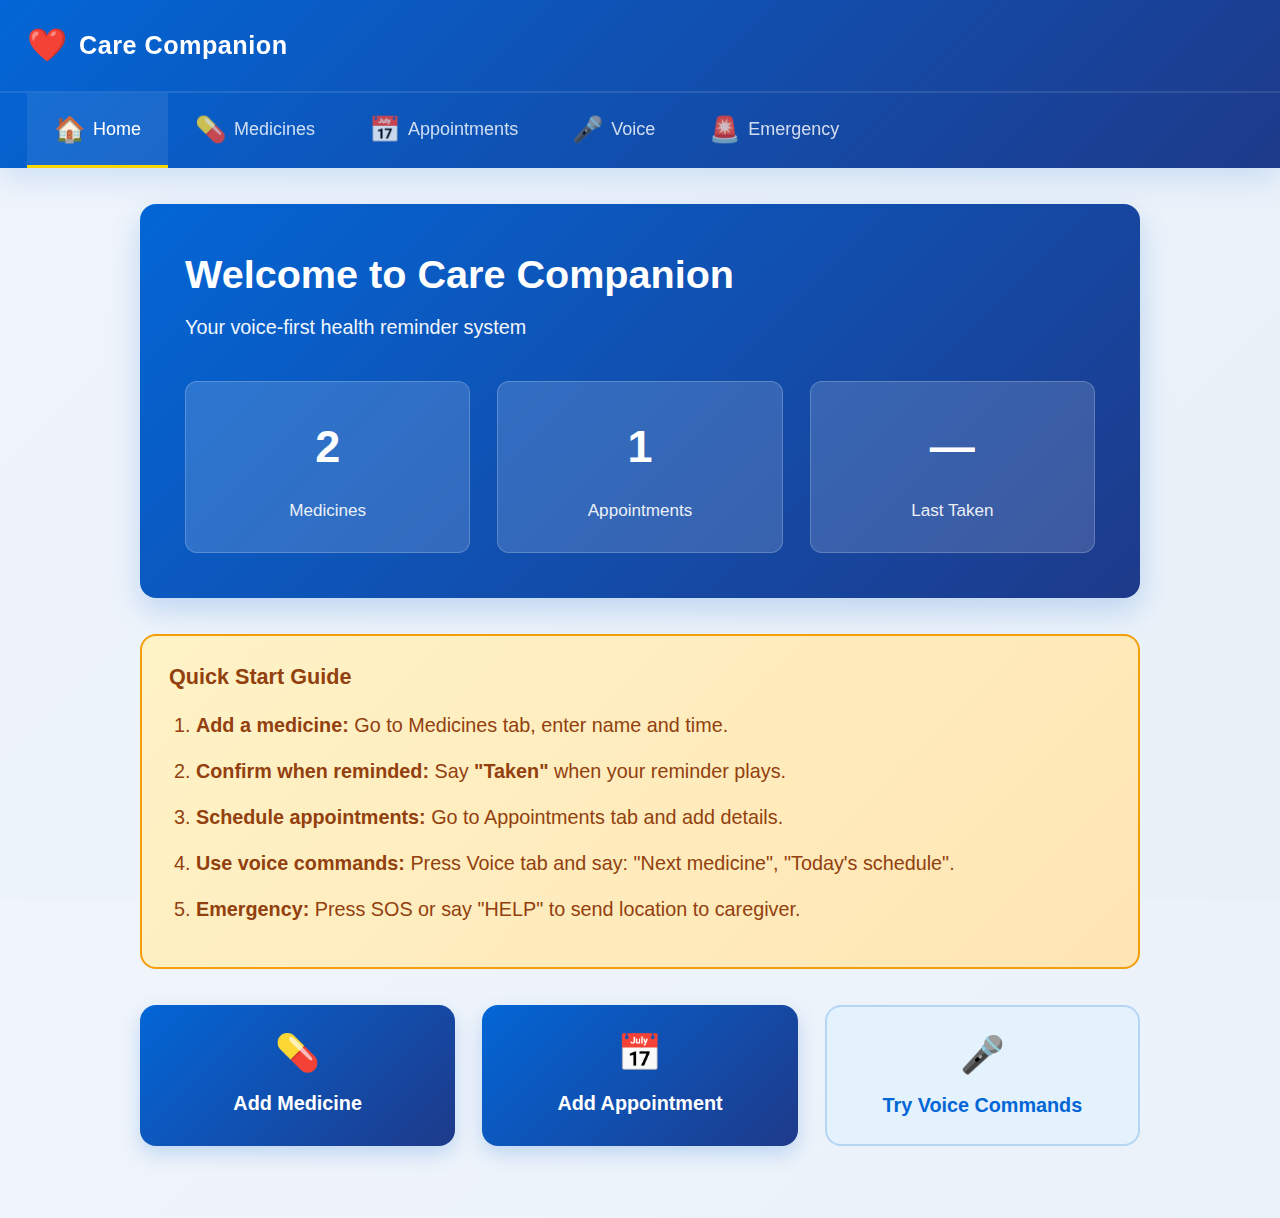
<file: elderly-care-companion/index.html>
<!doctype html>
<html lang="en">
<head>
  <meta charset="utf-8">
  <meta name="viewport" content="width=device-width,initial-scale=1">
  <title>Elderly Care Companion</title>
  <link rel="stylesheet" href="css/main.css">
  <link rel="stylesheet" href="css/elder.css">
</head>
<body>
  <div class="app-wrapper">
    <!-- Navigation Navbar -->
    <nav class="navbar">
      <div class="navbar-brand">
        <span class="app-icon">❤️</span>
        <span class="app-title">Care Companion</span>
      </div>
      <div class="nav-tabs">
        <button class="nav-tab active" data-tab="home">
          <span class="tab-icon">🏠</span>
          <span class="tab-label">Home</span>
        </button>
        <button class="nav-tab" data-tab="medicines">
          <span class="tab-icon">💊</span>
          <span class="tab-label">Medicines</span>
        </button>
        <button class="nav-tab" data-tab="appointments">
          <span class="tab-icon">📅</span>
          <span class="tab-label">Appointments</span>
        </button>
        <button class="nav-tab" data-tab="assistant">
          <span class="tab-icon">🎤</span>
          <span class="tab-label">Voice</span>
        </button>
        <button class="nav-tab" data-tab="emergency">
          <span class="tab-icon">🚨</span>
          <span class="tab-label">Emergency</span>
        </button>
      </div>
    </nav>

    <!-- Main Content -->
    <main class="main-content">

      <!-- TAB: HOME -->
      <div class="tab-content active" id="tab-home">
        <div class="container">
          <div class="welcome-card">
            <h1>Welcome to Care Companion</h1>
            <p>Your voice-first health reminder system</p>
            <div class="quick-status">
              <div class="status-item">
                <span class="status-number" id="medicines-count">0</span>
                <span class="status-label">Medicines</span>
              </div>
              <div class="status-item">
                <span class="status-number" id="appointments-count">0</span>
                <span class="status-label">Appointments</span>
              </div>
              <div class="status-item">
                <span class="status-number" id="last-taken">—</span>
                <span class="status-label">Last Taken</span>
              </div>
            </div>
          </div>

          <div class="help-panel">
            <h3>Quick Start Guide</h3>
            <ol class="help-list">
              <li><strong>Add a medicine:</strong> Go to Medicines tab, enter name and time.</li>
              <li><strong>Confirm when reminded:</strong> Say <strong>"Taken"</strong> when your reminder plays.</li>
              <li><strong>Schedule appointments:</strong> Go to Appointments tab and add details.</li>
              <li><strong>Use voice commands:</strong> Press Voice tab and say: "Next medicine", "Today's schedule".</li>
              <li><strong>Emergency:</strong> Press SOS or say "HELP" to send location to caregiver.</li>
            </ol>
          </div>

          <div class="action-buttons">
            <button class="action-btn primary" onclick="document.querySelector('[data-tab=medicines]').click()">
              <span class="btn-icon">💊</span>
              Add Medicine
            </button>
            <button class="action-btn primary" onclick="document.querySelector('[data-tab=appointments]').click()">
              <span class="btn-icon">📅</span>
              Add Appointment
            </button>
            <button class="action-btn secondary" onclick="document.querySelector('[data-tab=assistant]').click()">
              <span class="btn-icon">🎤</span>
              Try Voice Commands
            </button>
          </div>
        </div>
      </div>

      <!-- TAB: MEDICINES -->
      <div class="tab-content" id="tab-medicines">
        <div class="container">
          <h2>Medicine Reminders</h2>
          
          <div class="form-card">
            <h3>Add New Medicine</h3>
            <form id="med-form">
              <div class="form-group">
                <label for="med-name">Medicine Name</label>
                <input id="med-name" type="text" placeholder="e.g., Aspirin, Vitamin D" required />
              </div>
              <div class="form-group">
                <label for="med-time">Time to Take</label>
                <input id="med-time" type="time" required />
              </div>
              <button type="submit" class="btn-submit">Add Medicine</button>
            </form>
          </div>

          <div class="medicines-list card">
            <h3>Your Medicines</h3>
            <ul id="medicine-list"></ul>
          </div>
        </div>
      </div>

      <!-- TAB: APPOINTMENTS -->
      <div class="tab-content" id="tab-appointments">
        <div class="container">
          <h2>Appointments</h2>
          
          <div class="form-card">
            <h3>Add New Appointment</h3>
            <form id="app-form">
              <div class="form-group">
                <label for="app-title">Doctor / Clinic Name</label>
                <input id="app-title" type="text" placeholder="e.g., Dr. Smith, City Hospital" required />
              </div>
              <div class="form-group">
                <label for="app-datetime">Date & Time</label>
                <input id="app-datetime" type="datetime-local" required />
              </div>
              <div class="form-group">
                <label for="app-phone">Phone Number (Optional)</label>
                <input id="app-phone" type="tel" placeholder="e.g., +123456789" />
              </div>
              <button type="submit" class="btn-submit">Add Appointment</button>
            </form>
          </div>

          <div class="appointments-list card">
            <h3>Your Appointments</h3>
            <ul id="appointment-list"></ul>
          </div>
        </div>
      </div>

      <!-- TAB: VOICE ASSISTANT -->
      <div class="tab-content" id="tab-assistant">
        <div class="container">
          <h2>Voice Assistant</h2>
          
          <div class="voice-panel card">
            <h3>Ask Me Anything</h3>
            <p class="voice-hint">Press the button below and speak your command. I can help with:</p>
            <ul class="voice-commands">
              <li>"What's my next medicine?"</li>
              <li>"What is today's schedule?"</li>
              <li>"Help" — to hear voice tips</li>
              <li>"Call my son" — to notify caregiver</li>
            </ul>

            <div class="voice-controls">
              <button id="voice-btn" class="btn-voice-large">
                <span class="mic-icon">🎤</span>
                Tap to Speak
              </button>
              <p id="voice-result" class="voice-result">Listening will appear here...</p>
            </div>

            <div class="tips-card">
              <h4>Voice Tips</h4>
              <p>Speak clearly and naturally. The system will repeat back what it understood.</p>
              <button id="voice-tips-btn" class="btn-secondary">Read Tips Aloud</button>
            </div>
          </div>
        </div>
      </div>

      <!-- TAB: EMERGENCY / SOS -->
      <div class="tab-content" id="tab-emergency">
        <div class="container">
          <h2>Emergency / SOS</h2>
          
          <div class="emergency-panel card">
            <h3>Emergency Alert System</h3>
            <p class="emergency-info">Press the SOS button below to immediately alert your caregiver and send your location.</p>

            <div class="emergency-controls">
              <button id="sos-btn" class="btn-sos-large">
                <span class="sos-icon">🚨</span>
                SOS - EMERGENCY
              </button>
            </div>

            <div class="emergency-info-box">
              <h4>What SOS Does:</h4>
              <ul>
                <li>✓ Sends alert to caregiver dashboard</li>
                <li>✓ Captures your current location</li>
                <li>✓ Records time and date</li>
                <li>✓ Can also say "HELP" anytime</li>
              </ul>
            </div>

            <div class="sos-history card">
              <h3>Recent SOS Events</h3>
              <ul id="sos-list"></ul>
            </div>
          </div>
        </div>
      </div>

    </main>
  </div>

  <!-- Scripts -->
  <script src="js/storage.js"></script>
  <script src="js/voice.js"></script>
  <script src="js/medicine.js"></script>
  <script src="js/appointment.js"></script>
  <script src="js/sos.js"></script>
  <script src="js/assistant.js"></script>

  <script>
    // Wait for DOM to be fully loaded
    document.addEventListener('DOMContentLoaded', function(){
      
      // TAB NAVIGATION
      function setupTabs(){
        document.querySelectorAll('.nav-tab').forEach(btn=>{
          btn.addEventListener('click', (e)=>{
            e.preventDefault();
            const tabName = btn.dataset.tab;
            document.querySelectorAll('.nav-tab').forEach(b=> b.classList.remove('active'));
            document.querySelectorAll('.tab-content').forEach(c=> c.classList.remove('active'));
            btn.classList.add('active');
            document.getElementById(`tab-${tabName}`).classList.add('active');
          });
        });
      }
      setupTabs();

      // MEDICINE FORM
      const medForm = document.getElementById('med-form');
      medForm?.addEventListener('submit', (e)=>{
        e.preventDefault();
        const name = document.getElementById('med-name').value.trim();
        const time = document.getElementById('med-time').value;
        if(name && time){ 
          storage.addMedicine({ name, time }); 
          medicine.renderList(); 
          medForm.reset(); 
          voice.speak(`${name} at ${time} added.`);
        }
      });

      // APPOINTMENT FORM
      const appForm = document.getElementById('app-form');
      appForm?.addEventListener('submit', (e)=>{
        e.preventDefault();
        const title = document.getElementById('app-title').value.trim();
        const datetime = document.getElementById('app-datetime').value;
        const phone = document.getElementById('app-phone').value.trim();
        if(title && datetime){ 
          storage.addAppointment({ title, datetime, phone });
          appointment.renderList(); 
          appForm.reset(); 
          voice.speak(`Appointment ${title} added.`);
        }
      });

      // VOICE BUTTON
      document.getElementById('voice-btn')?.addEventListener('click', ()=>{ 
        assistant.listenForCommand(); 
      });

      // SOS BUTTON
      document.getElementById('sos-btn')?.addEventListener('click', ()=>{ 
        sos.triggerManualSOS(); 
      });

      // VOICE TIPS
      document.getElementById('voice-tips-btn')?.addEventListener('click', ()=>{ 
        assistant.speakUsage(); 
      });

      // HOME PAGE STATS
      function updateHomeStats(){
        const state = storage.getState();
        document.getElementById('medicines-count').textContent = state.medicines.length;
        document.getElementById('appointments-count').textContent = state.appointments.length;
        const taken = state.medicines.filter(m=> m.status==='taken').length;
        document.getElementById('last-taken').textContent = taken > 0 ? '✓' : '—';
      }

      // SOS LIST
      function renderSosList(){
        const ul = document.getElementById('sos-list'); if(!ul) return;
        ul.innerHTML = '';
        const sos = storage.getSOS();
        if(sos.length === 0) ul.innerHTML = '<li>No SOS events yet</li>';
        else sos.forEach(s=>{
          const li = document.createElement('li');
          li.textContent = `${s.time} ${s.lat? `@ ${s.lat.toFixed(4)},${s.lon.toFixed(4)}`: s.error||''}`;
          ul.appendChild(li);
        });
      }

      // INITIAL RENDER
      medicine.renderList(); 
      appointment.renderList();
      updateHomeStats();
      renderSosList();
    });
  </script>
</body>
</html>
</file>
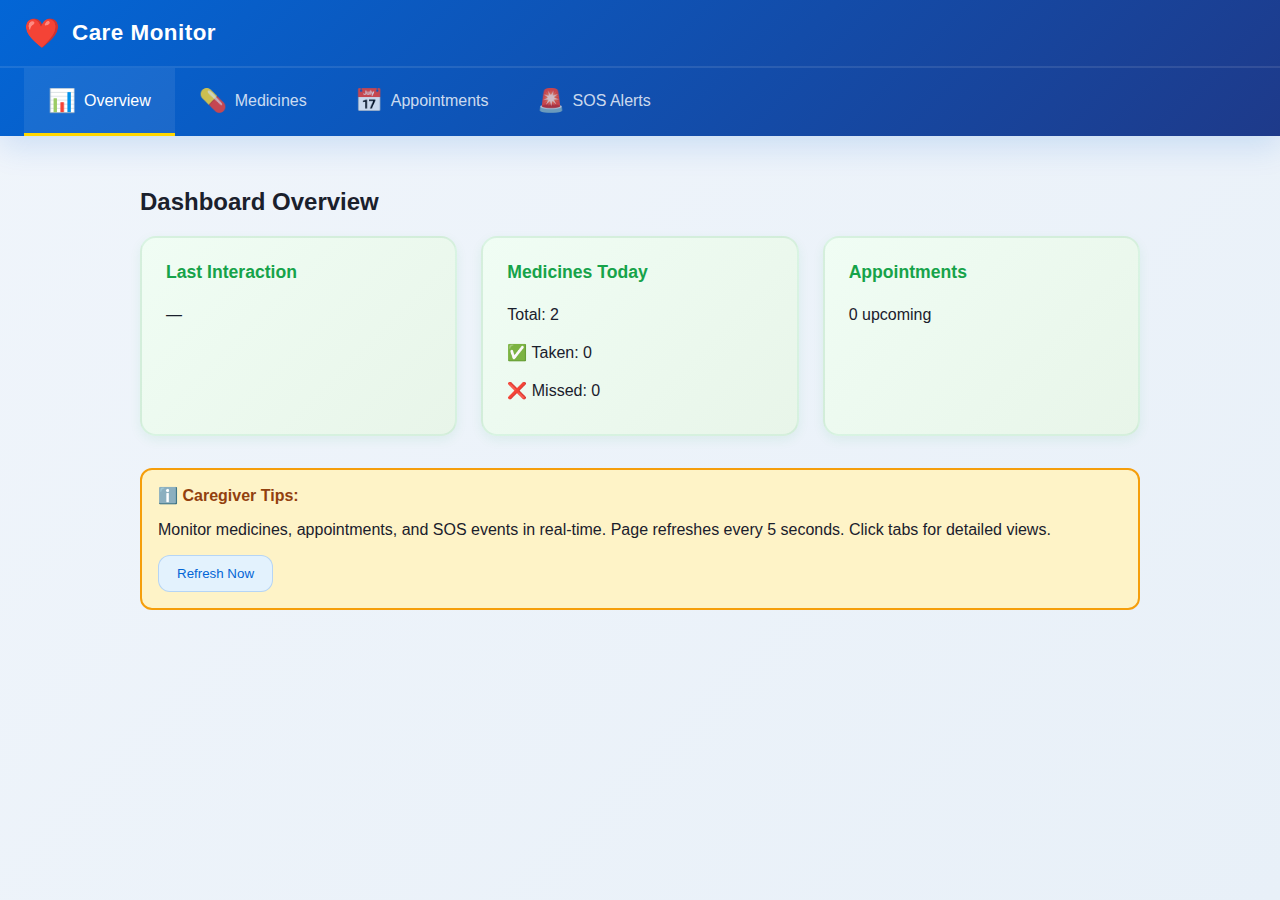
<file: elderly-care-companion/caregiver.html>
<!doctype html>
<html lang="en">
<head>
  <meta charset="utf-8">
  <meta name="viewport" content="width=device-width,initial-scale=1">
  <title>Caregiver Dashboard</title>
  <link rel="stylesheet" href="css/main.css">
  <link rel="stylesheet" href="css/caregiver.css">
</head>
<body>
  <div class="app-wrapper">
    <nav class="navbar">
      <div class="navbar-brand">
        <span class="app-icon">❤️</span>
        <span class="app-title">Care Monitor</span>
      </div>
      <div class="nav-tabs">
        <button class="nav-tab active" data-tab="overview">
          <span class="tab-icon">📊</span>
          <span class="tab-label">Overview</span>
        </button>
        <button class="nav-tab" data-tab="medicines">
          <span class="tab-icon">💊</span>
          <span class="tab-label">Medicines</span>
        </button>
        <button class="nav-tab" data-tab="appointments">
          <span class="tab-icon">📅</span>
          <span class="tab-label">Appointments</span>
        </button>
        <button class="nav-tab" data-tab="alerts">
          <span class="tab-icon">🚨</span>
          <span class="tab-label">SOS Alerts</span>
        </button>
      </div>
    </nav>

    <main class="main-content">
      <!-- OVERVIEW TAB -->
      <div class="tab-content active" id="tab-overview">
        <div class="container">
          <h2>Dashboard Overview</h2>
          <div id="status-cards"></div>
          <div class="care-help-panel">
            <strong>ℹ️ Caregiver Tips:</strong>
            <p>Monitor medicines, appointments, and SOS events in real-time. Page refreshes every 5 seconds. Click tabs for detailed views.</p>
            <button class="btn-secondary" onclick="dashboard.render()">Refresh Now</button>
          </div>
        </div>
      </div>

      <!-- MEDICINES TAB -->
      <div class="tab-content" id="tab-medicines">
        <div class="container">
          <h2>Medicine Compliance</h2>
          <div class="card">
            <h3>Today's Medicines</h3>
            <ul id="med-status-list"></ul>
          </div>
        </div>
      </div>

      <!-- APPOINTMENTS TAB -->
      <div class="tab-content" id="tab-appointments">
        <div class="container">
          <h2>Scheduled Appointments</h2>
          <div class="card">
            <h3>Upcoming Appointments</h3>
            <ul id="appointment-status-list"></ul>
          </div>
        </div>
      </div>

      <!-- ALERTS TAB -->
      <div class="tab-content" id="tab-alerts">
        <div class="container">
          <h2>SOS & Emergency Alerts</h2>
          <div class="card">
            <h3>Recent SOS Events</h3>
            <ul id="sos-list"></ul>
          </div>
        </div>
      </div>
    </main>
  </div>

  <script src="js/storage.js"></script>
  <script src="js/dashboard.js"></script>
  <script>
    // TAB NAVIGATION
    function setupCaregiversTabs(){
      document.querySelectorAll('.nav-tab').forEach(btn=>{
        btn.addEventListener('click', (e)=>{
          e.preventDefault();
          const tabName = btn.dataset.tab;
          document.querySelectorAll('.nav-tab').forEach(b=> b.classList.remove('active'));
          document.querySelectorAll('.tab-content').forEach(c=> c.classList.remove('active'));
          btn.classList.add('active');
          document.getElementById(`tab-${tabName}`).classList.add('active');
        });
      });
    }
    window.addEventListener('load', ()=>{
      setupCaregiversTabs();
      dashboard.render();
      setInterval(dashboard.render, 5000);
    });

    // APPOINTMENTS LIST
    function renderAppointmentsList(){
      const ul = document.getElementById('appointment-status-list');
      if(!ul) return;
      ul.innerHTML = '';
      const apps = storage.getAppointments();
      if(apps.length === 0) ul.innerHTML = '<li>No appointments scheduled</li>';
      else apps.forEach(a=>{
        const li = document.createElement('li');
        const phonePart = a.phone? ` — <a href="tel:${a.phone}">Call</a>`: '';
        li.innerHTML = `<strong>${a.title}</strong> — ${a.datetime}${phonePart}`;
        ul.appendChild(li);
      });
    }
    window.addEventListener('load', renderAppointmentsList);
  </script>
</body>
</html>
</file>
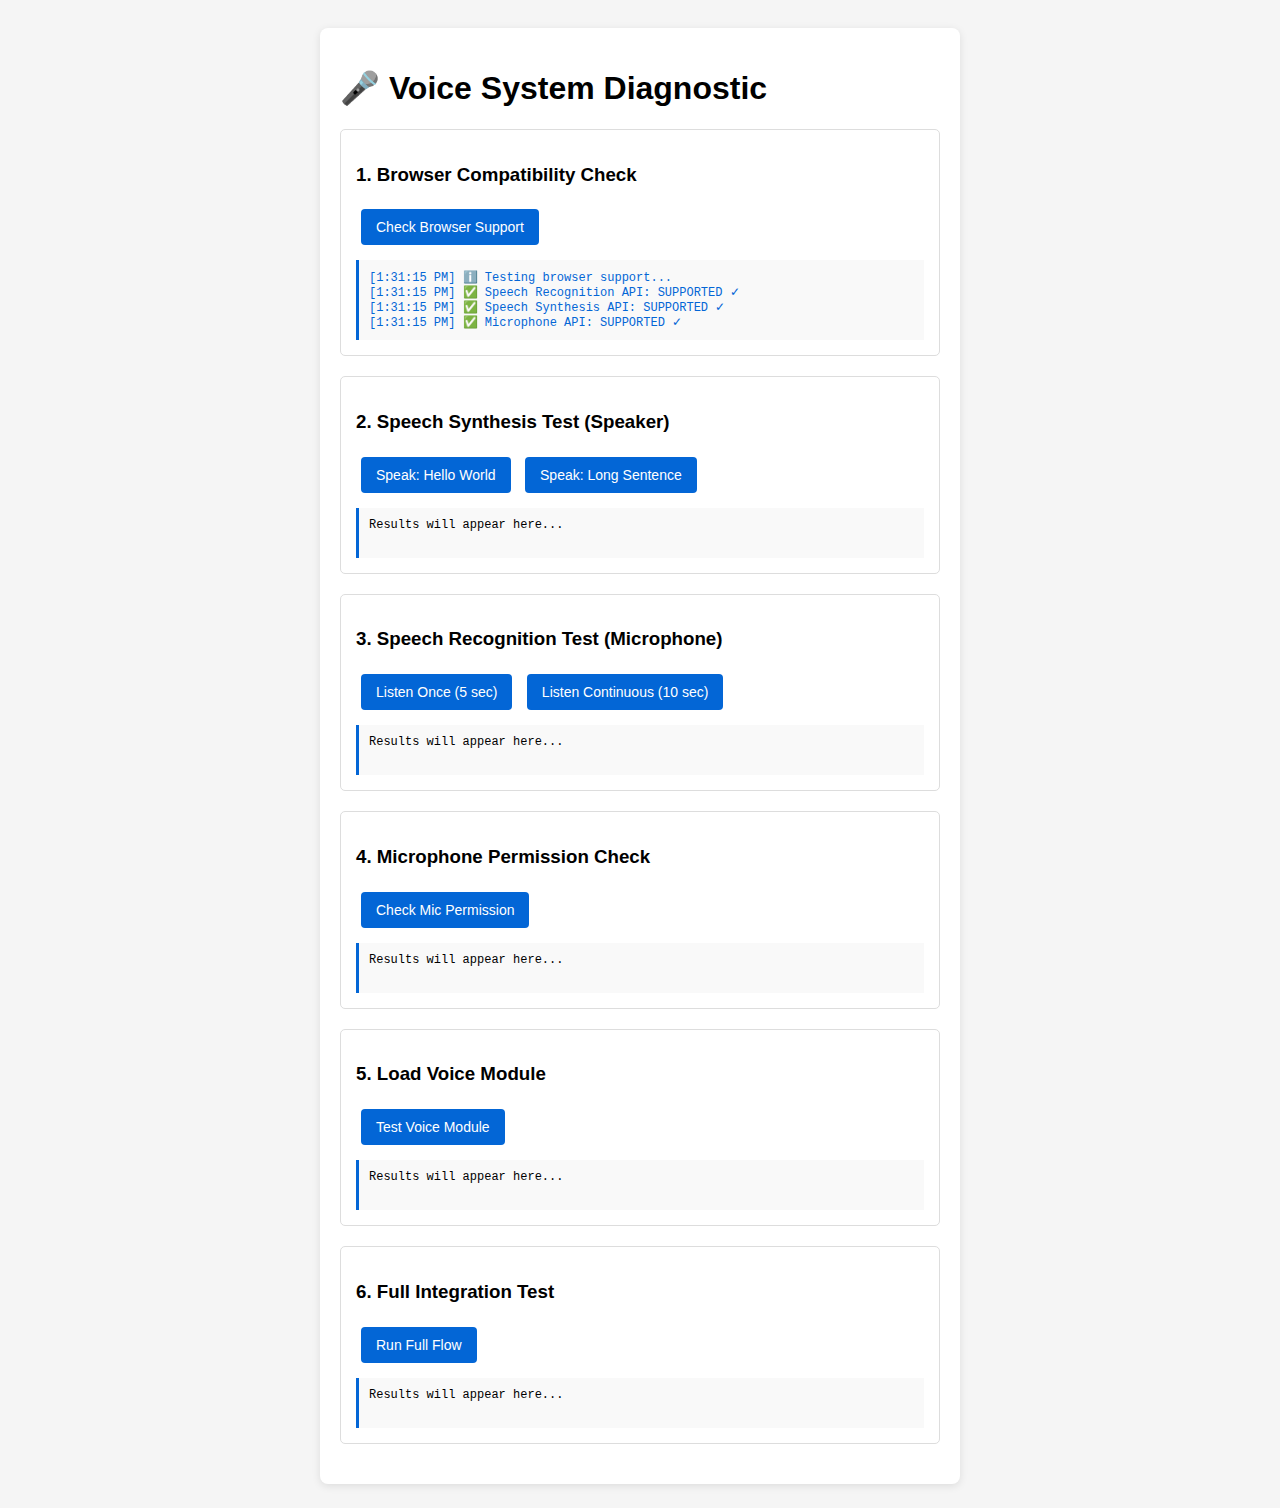
<file: elderly-care-companion/voice-test.html>
<!DOCTYPE html>
<html lang="en">
<head>
  <meta charset="UTF-8">
  <meta name="viewport" content="width=device-width, initial-scale=1.0">
  <title>Voice Test</title>
  <style>
    body { font-family: Arial, sans-serif; padding: 20px; background: #f5f5f5; }
    .container { max-width: 600px; margin: 0 auto; background: white; padding: 20px; border-radius: 8px; box-shadow: 0 2px 8px rgba(0,0,0,0.1); }
    .test-section { margin: 20px 0; padding: 15px; border: 1px solid #ddd; border-radius: 5px; }
    button { padding: 10px 15px; margin: 5px; cursor: pointer; font-size: 14px; border: none; border-radius: 4px; background: #0366d6; color: white; }
    button:hover { background: #0256c5; }
    .output { margin-top: 10px; padding: 10px; background: #f9f9f9; border-left: 3px solid #0366d6; font-size: 12px; font-family: monospace; white-space: pre-wrap; min-height: 30px; }
    .success { color: #16a34a; }
    .error { color: #dc2626; }
    .info { color: #0366d6; }
  </style>
</head>
<body>
  <div class="container">
    <h1>🎤 Voice System Diagnostic</h1>
    
    <div class="test-section">
      <h3>1. Browser Compatibility Check</h3>
      <button onclick="testBrowserSupport()">Check Browser Support</button>
      <div id="output1" class="output">Results will appear here...</div>
    </div>

    <div class="test-section">
      <h3>2. Speech Synthesis Test (Speaker)</h3>
      <button onclick="testSpeakSimple()">Speak: Hello World</button>
      <button onclick="testSpeakLong()">Speak: Long Sentence</button>
      <div id="output2" class="output">Results will appear here...</div>
    </div>

    <div class="test-section">
      <h3>3. Speech Recognition Test (Microphone)</h3>
      <button onclick="testListenOnce()">Listen Once (5 sec)</button>
      <button onclick="testListenContinuous()">Listen Continuous (10 sec)</button>
      <div id="output3" class="output">Results will appear here...</div>
    </div>

    <div class="test-section">
      <h3>4. Microphone Permission Check</h3>
      <button onclick="testMicPermission()">Check Mic Permission</button>
      <div id="output4" class="output">Results will appear here...</div>
    </div>

    <div class="test-section">
      <h3>5. Load Voice Module</h3>
      <button onclick="testVoiceModule()">Test Voice Module</button>
      <div id="output5" class="output">Results will appear here...</div>
    </div>

    <div class="test-section">
      <h3>6. Full Integration Test</h3>
      <button onclick="testFullFlow()">Run Full Flow</button>
      <div id="output6" class="output">Results will appear here...</div>
    </div>
  </div>

  <script src="js/voice.js"></script>

  <script>
    function log(elementId, message, type = 'info') {
      const el = document.getElementById(elementId);
      if (!el) return;
      const timestamp = new Date().toLocaleTimeString();
      const prefix = type === 'error' ? '❌' : type === 'success' ? '✅' : 'ℹ️';
      const newLine = `[${timestamp}] ${prefix} ${message}\n`;
      el.textContent += newLine;
      el.classList.add(type);
    }

    function testBrowserSupport() {
      const el = 'output1';
      document.getElementById(el).textContent = '';
      
      const SpeechRecognition = window.SpeechRecognition || window.webkitSpeechRecognition;
      const SpeechSynthesis = window.speechSynthesis;
      
      log(el, 'Testing browser support...', 'info');
      
      if (SpeechRecognition) {
        log(el, 'Speech Recognition API: SUPPORTED ✓', 'success');
      } else {
        log(el, 'Speech Recognition API: NOT SUPPORTED ✗', 'error');
      }
      
      if (SpeechSynthesis) {
        log(el, 'Speech Synthesis API: SUPPORTED ✓', 'success');
      } else {
        log(el, 'Speech Synthesis API: NOT SUPPORTED ✗', 'error');
      }
      
      if (navigator.mediaDevices && navigator.mediaDevices.getUserMedia) {
        log(el, 'Microphone API: SUPPORTED ✓', 'success');
      } else {
        log(el, 'Microphone API: NOT SUPPORTED ✗', 'error');
      }
    }

    function testSpeakSimple() {
      document.getElementById('output2').textContent = '';
      log('output2', 'Attempting to speak: "Hello World"', 'info');
      try {
        speechSynthesis.cancel();
        const ut = new SpeechSynthesisUtterance('Hello World');
        ut.lang = 'en-US';
        ut.onstart = () => log('output2', 'Speech started', 'info');
        ut.onend = () => log('output2', 'Speech ended', 'success');
        ut.onerror = (e) => log('output2', `Speech error: ${e.error}`, 'error');
        speechSynthesis.speak(ut);
      } catch (e) {
        log('output2', `Exception: ${e.message}`, 'error');
      }
    }

    function testSpeakLong() {
      document.getElementById('output2').textContent = '';
      log('output2', 'Attempting to speak long sentence', 'info');
      try {
        speechSynthesis.cancel();
        const ut = new SpeechSynthesisUtterance('Hello, my name is Care Companion. I can help you with your medicines and appointments. Please speak naturally and I will understand.');
        ut.lang = 'en-US';
        ut.rate = 0.9;
        ut.onstart = () => log('output2', 'Speech started', 'info');
        ut.onend = () => log('output2', 'Speech ended successfully', 'success');
        ut.onerror = (e) => log('output2', `Speech error: ${e.error}`, 'error');
        speechSynthesis.speak(ut);
      } catch (e) {
        log('output2', `Exception: ${e.message}`, 'error');
      }
    }

    function testListenOnce() {
      document.getElementById('output3').textContent = '';
      log('output3', 'Starting voice recognition (5 sec timeout)', 'info');
      log('output3', 'Please speak now...', 'info');
      
      const SpeechRecognition = window.SpeechRecognition || window.webkitSpeechRecognition;
      if (!SpeechRecognition) {
        log('output3', 'Speech Recognition not available', 'error');
        return;
      }

      const rec = new SpeechRecognition();
      rec.lang = 'en-US';
      rec.maxAlternatives = 3;
      
      rec.onstart = () => log('output3', 'Recognition started', 'info');
      rec.onresult = (e) => {
        const transcript = e.results[0][0].transcript;
        const confidence = e.results[0][0].confidence;
        log('output3', `Heard: "${transcript}" (Confidence: ${Math.round(confidence * 100)}%)`, 'success');
      };
      rec.onerror = (e) => log('output3', `Error: ${e.error}`, 'error');
      rec.onend = () => log('output3', 'Recognition ended', 'info');
      
      try {
        rec.start();
      } catch (e) {
        log('output3', `Start error: ${e.message}`, 'error');
      }

      setTimeout(() => {
        try { rec.stop(); } catch (e) { }
      }, 5000);
    }

    function testListenContinuous() {
      document.getElementById('output3').textContent = '';
      log('output3', 'Starting continuous recognition (10 sec timeout)', 'info');
      log('output3', 'Please speak now...', 'info');
      
      const SpeechRecognition = window.SpeechRecognition || window.webkitSpeechRecognition;
      if (!SpeechRecognition) {
        log('output3', 'Speech Recognition not available', 'error');
        return;
      }

      const rec = new SpeechRecognition();
      rec.lang = 'en-US';
      rec.continuous = true;
      rec.maxAlternatives = 3;
      let resultCount = 0;
      
      rec.onstart = () => log('output3', 'Recognition started', 'info');
      rec.onresult = (e) => {
        resultCount++;
        const transcript = e.results[e.results.length - 1][0].transcript;
        const confidence = e.results[e.results.length - 1][0].confidence;
        log('output3', `Result #${resultCount}: "${transcript}" (${Math.round(confidence * 100)}%)`, 'success');
      };
      rec.onerror = (e) => log('output3', `Error: ${e.error}`, 'error');
      rec.onend = () => log('output3', `Recognition ended (${resultCount} results)`, 'info');
      
      try {
        rec.start();
      } catch (e) {
        log('output3', `Start error: ${e.message}`, 'error');
      }

      setTimeout(() => {
        try { rec.stop(); } catch (e) { }
      }, 10000);
    }

    function testMicPermission() {
      document.getElementById('output4').textContent = '';
      log('output4', 'Checking microphone permissions...', 'info');
      
      if (!navigator.mediaDevices) {
        log('output4', 'mediaDevices API not available', 'error');
        return;
      }

      navigator.mediaDevices.getUserMedia({ audio: true })
        .then((stream) => {
          log('output4', 'Microphone access GRANTED ✓', 'success');
          stream.getTracks().forEach(track => track.stop());
        })
        .catch((err) => {
          const errorMsg = {
            'NotAllowedError': 'Permission denied by user',
            'NotFoundError': 'No microphone found',
            'SecurityError': 'Accessed from insecure context'
          }[err.name] || err.name;
          log('output4', `Microphone access DENIED: ${errorMsg}`, 'error');
        });
    }

    function testVoiceModule() {
      document.getElementById('output5').textContent = '';
      
      if (typeof voice === 'undefined') {
        log('output5', 'voice module not loaded', 'error');
        return;
      }

      log('output5', 'voice module is LOADED ✓', 'success');
      log('output5', 'Available methods:', 'info');
      log('output5', `  - voice.speak(text)`, 'info');
      log('output5', `  - voice.listenOnce(callback, opts)`, 'info');

      log('output5', 'Testing voice.speak()...', 'info');
      voice.speak('Voice module is working correctly');
      log('output5', 'speak() called', 'success');
    }

    function testFullFlow() {
      document.getElementById('output6').textContent = '';
      log('output6', 'Starting full integration test', 'info');
      
      if (typeof voice === 'undefined') {
        log('output6', 'voice module not loaded', 'error');
        return;
      }

      log('output6', 'Step 1: Speaking intro...', 'info');
      voice.speak('Starting full test. I will speak, then listen for your response.');

      setTimeout(() => {
        log('output6', 'Step 2: Listening for your voice...', 'info');
        voice.listenOnce((transcript) => {
          if (!transcript) {
            log('output6', 'No speech detected', 'error');
            return;
          }
          log('output6', `Step 3: Heard: "${transcript}"`, 'success');
          voice.speak(`You said: ${transcript}. Test completed.`);
          log('output6', 'Test finished', 'success');
        }, { timeout: 8000 });
      }, 2000);
    }

    // Run initial tests on load
    window.addEventListener('load', () => {
      testBrowserSupport();
    });
  </script>
</body>
</html>
</file>
<file: elderly-care-companion/css/main.css>
:root{
  --bg:#f0f5fb;
  --card:#ffffff;
  --accent:#0366d6;
  --accent-light:#e3f2fd;
  --muted:#6b7280;
  --success:#16a34a;
  --danger:#dc2626;
  --warning:#f59e0b;
  --radius-sm:8px;
  --radius-md:12px;
  --radius-lg:16px;
}
*{box-sizing:border-box;font-family:-apple-system,BlinkMacSystemFont,'Segoe UI',Roboto,Oxygen,Ubuntu,Cantarell,sans-serif}
html,body{margin:0;padding:0;height:100%;width:100%}
body{background:linear-gradient(135deg,#f0f5fb 0%,#e8f0f8 100%);color:#1a202c;overflow-x:hidden}

.app-wrapper{display:flex;flex-direction:column;min-height:100vh}

/* NAVBAR */
.navbar{background:linear-gradient(135deg,#0366d6 0%,#1e3a8a 100%);color:white;padding:0;box-shadow:0 10px 30px rgba(3,102,214,0.15);position:sticky;top:0;z-index:100}
.navbar-brand{display:flex;align-items:center;gap:12px;padding:1rem 1.5rem;font-size:1.4rem;font-weight:700;border-bottom:2px solid rgba(255,255,255,0.1)}
.app-icon{font-size:1.8rem}
.app-title{letter-spacing:0.5px}
.nav-tabs{display:flex;gap:0;overflow-x:auto;padding:0 1.5rem}
.nav-tab{background:transparent;color:rgba(255,255,255,0.8);border:none;padding:1.2rem 1.5rem;cursor:pointer;font-size:1rem;font-weight:500;display:flex;align-items:center;gap:8px;border-bottom:3px solid transparent;transition:all 0.3s;white-space:nowrap}
.nav-tab:hover{background:rgba(255,255,255,0.1);color:#fff}
.nav-tab.active{color:#fff;border-bottom-color:#ffd700;background:rgba(255,255,255,0.08)}
.tab-icon{font-size:1.4rem;display:inline-block}
.tab-label{display:inline-block}
@media(max-width:768px){.nav-tab{padding:1rem 0.8rem;font-size:0.9rem} .nav-tab .tab-label{display:none}}

/* MAIN CONTENT */
.main-content{flex:1;padding:2rem 1.5rem}
.container{max-width:1000px;margin:0 auto;padding:0}

/* TAB CONTENT */
.tab-content{display:none;animation:fadeIn 0.3s}
.tab-content.active{display:block;animation:fadeIn 0.3s}
@keyframes fadeIn{
  from{opacity:0;transform:translateY(10px)}
  to{opacity:1;transform:translateY(0)}
}

/* CARDS & PANELS */
.card{background:var(--card);padding:1.5rem;border-radius:var(--radius-lg);box-shadow:0 8px 20px rgba(13,19,28,0.08);margin-bottom:1.5rem;border:1px solid rgba(3,102,214,0.05)}
.form-card{background:linear-gradient(135deg,#ffffff 0%,#f8fbff 100%);padding:2rem;border-radius:var(--radius-lg);box-shadow:0 8px 20px rgba(13,19,28,0.05);margin-bottom:2rem;border:1px solid rgba(3,102,214,0.08)}
.welcome-card{background:linear-gradient(135deg,#0366d6 0%,#1e3a8a 100%);color:white;padding:2.5rem;border-radius:var(--radius-lg);margin-bottom:2rem;box-shadow:0 12px 30px rgba(3,102,214,0.2)}
.welcome-card h1{margin:0 0 0.5rem;font-size:2.2rem}
.welcome-card p{margin:0 0 2rem;font-size:1.1rem;opacity:0.95}

/* QUICK STATUS */
.quick-status{display:grid;grid-template-columns:repeat(3,1fr);gap:1.5rem;margin-top:2rem}
.status-item{background:rgba(255,255,255,0.15);padding:1.5rem;border-radius:var(--radius-md);text-align:center;border:1px solid rgba(255,255,255,0.2)}
.status-number{display:block;font-size:2.5rem;font-weight:700;margin-bottom:0.5rem}
.status-label{font-size:0.95rem;opacity:0.9}

/* HELP PANEL */
.help-panel{background:linear-gradient(135deg,#fef3c7 0%,#ffe5b4 100%);padding:1.5rem;border-radius:var(--radius-lg);border:2px solid #f59e0b;margin-bottom:2rem}
.help-panel h3{margin:0 0 1rem;color:#92400e;font-size:1.2rem}
.help-list{margin:0;padding-left:1.5rem;color:#92400e}
.help-list li{margin-bottom:0.8rem;line-height:1.6}

/* FORMS */
.form-group{margin-bottom:1.5rem}
.form-group label{display:block;font-weight:600;margin-bottom:0.5rem;color:#1a202c;font-size:1rem}
input[type="text"],input[type="time"],input[type="tel"],input[type="datetime-local"]{width:100%;padding:12px 14px;border:2px solid #e6eef8;border-radius:var(--radius-md);font-size:1.05rem;transition:all 0.3s;background:#fff}
input[type="text"]:focus,input[type="time"]:focus,input[type="tel"]:focus,input[type="datetime-local"]:focus{outline:none;border-color:var(--accent);box-shadow:0 0 0 3px rgba(3,102,214,0.1)}
.btn-submit{background:linear-gradient(135deg,#0366d6 0%,#1e3a8a 100%);color:white;padding:12px 24px;border:none;border-radius:var(--radius-md);font-size:1.05rem;font-weight:600;cursor:pointer;transition:all 0.3s;box-shadow:0 4px 12px rgba(3,102,214,0.2)}
.btn-submit:hover{transform:translateY(-2px);box-shadow:0 6px 18px rgba(3,102,214,0.3)}
.btn-secondary{background:var(--accent-light);color:var(--accent);border:1px solid rgba(3,102,214,0.2);padding:10px 18px;border-radius:var(--radius-md);cursor:pointer;font-weight:500;transition:all 0.3s}
.btn-secondary:hover{background:var(--accent);color:white}

/* BUTTONS */
.action-buttons{display:grid;grid-template-columns:repeat(auto-fit,minmax(200px,1fr));gap:1.5rem;margin:2rem 0}
.action-btn{padding:1.5rem;border:none;border-radius:var(--radius-lg);font-size:1.1rem;font-weight:600;cursor:pointer;display:flex;flex-direction:column;align-items:center;gap:1rem;transition:all 0.3s}
.action-btn.primary{background:linear-gradient(135deg,#0366d6 0%,#1e3a8a 100%);color:white;box-shadow:0 8px 20px rgba(3,102,214,0.2)}
.action-btn.primary:hover{transform:translateY(-4px);box-shadow:0 12px 28px rgba(3,102,214,0.3)}
.action-btn.secondary{background:var(--accent-light);color:var(--accent);border:2px solid rgba(3,102,214,0.2)}
.action-btn.secondary:hover{background:var(--accent);color:white}
.btn-icon{font-size:2rem}

/* MEDICINES LIST */
.medicines-list ul,.appointments-list ul{list-style:none;padding:0;margin:0}
.medicines-list li,.appointments-list li{padding:1rem;border:1px solid #e6eef8;border-radius:var(--radius-md);margin-bottom:0.8rem;display:flex;justify-content:space-between;align-items:center;background:#f8fbff}
.medicines-list li strong,.appointments-list li strong{color:var(--accent);font-size:1.05rem}
.medicines-list button,.appointments-list a{background:var(--success);color:white;border:none;padding:8px 12px;border-radius:var(--radius-sm);cursor:pointer;font-weight:600;text-decoration:none;transition:all 0.3s}
.medicines-list button:hover,.appointments-list a:hover{background:#15803d;transform:scale(1.05)}

/* VOICE PANEL */
.voice-panel{background:linear-gradient(135deg,#e3f2fd 0%,#f3f4f6 100%);border:2px solid rgba(3,102,214,0.1)}
.voice-commands{list-style:none;padding:1rem;background:white;border-radius:var(--radius-md);margin:1rem 0}
.voice-commands li{padding:0.8rem;border-left:4px solid var(--accent);padding-left:1rem;margin-bottom:0.5rem;font-weight:500}
.voice-controls{text-align:center;padding:2rem 1rem;background:white;border-radius:var(--radius-md);margin:2rem 0}
.btn-voice-large{width:180px;height:180px;border-radius:50%;background:linear-gradient(135deg,#0366d6 0%,#1e3a8a 100%);color:white;border:none;cursor:pointer;display:flex;flex-direction:column;align-items:center;justify-content:center;gap:12px;font-size:1rem;font-weight:600;box-shadow:0 12px 30px rgba(3,102,214,0.25);transition:all 0.3s;margin:0 auto}
.btn-voice-large:hover{transform:scale(1.08);box-shadow:0 16px 40px rgba(3,102,214,0.35)}
.mic-icon{font-size:3rem}
.voice-result{margin-top:1rem;padding:1rem;background:#f0f5fb;border-radius:var(--radius-md);font-style:italic;color:var(--muted);min-height:60px}
.tips-card{background:white;padding:1.5rem;border-radius:var(--radius-md);border-left:4px solid var(--accent)}
.tips-card h4{margin-top:0;color:var(--accent)}

/* EMERGENCY */
.emergency-panel{background:linear-gradient(135deg,#fee2e2 0%,#fef2f2 100%);border:2px solid rgba(220,38,38,0.2)}
.emergency-info{padding:1rem;background:white;border-radius:var(--radius-md);margin:1rem 0;border-left:4px solid var(--danger);padding-left:1.5rem}
.emergency-controls{text-align:center;padding:2rem 1rem}
.btn-sos-large{width:200px;height:200px;border-radius:50%;background:linear-gradient(135deg,#dc2626 0%,#7f1d1d 100%);color:white;border:none;cursor:pointer;display:flex;flex-direction:column;align-items:center;justify-content:center;gap:12px;font-size:1.2rem;font-weight:700;box-shadow:0 16px 40px rgba(220,38,38,0.3);transition:all 0.3s;margin:0 auto;animation:pulse 2s infinite}
.btn-sos-large:hover{transform:scale(1.1);box-shadow:0 20px 50px rgba(220,38,38,0.4)}
.sos-icon{font-size:3.5rem}
@keyframes pulse{
  0%,100%{box-shadow:0 16px 40px rgba(220,38,38,0.3)}
  50%{box-shadow:0 20px 50px rgba(220,38,38,0.5)}
}
.emergency-info-box{background:white;padding:1.5rem;border-radius:var(--radius-md);border-left:4px solid var(--danger);margin:1.5rem 0}
.emergency-info-box ul{list-style:none;padding:0;margin:0}
.emergency-info-box li{padding:0.6rem 0;color:#1a202c;font-weight:500}

/* CAREGIVER DASHBOARD */
.header{display:flex;justify-content:space-between;align-items:center;padding:1.5rem;background:white;border-bottom:1px solid #e6eef8}
.header h1{margin:0;color:var(--accent)}
.dashboard{max-width:1200px;margin:0 auto;padding:1rem}
#status-cards{display:grid;grid-template-columns:repeat(auto-fit,minmax(250px,1fr));gap:1.5rem;margin-bottom:2rem}
.status-card{background:linear-gradient(135deg,#f0fdf4 0%,#e8f5e9 100%);padding:1.5rem;border-radius:var(--radius-lg);border:2px solid rgba(22,163,74,0.1);box-shadow:0 4px 12px rgba(22,163,74,0.08)}
.status-card strong{color:var(--success);font-size:1.1rem;display:block;margin-bottom:0.8rem}
.status-card div{padding:0.6rem 0;font-weight:500;color:#1a202c}

/* RESPONSIVE */
@media(max-width:768px){
  .main-content{padding:1.5rem 1rem}
  .welcome-card{padding:1.5rem}
  .quick-status{grid-template-columns:1fr}
  .action-buttons{grid-template-columns:1fr}
  .action-btn{padding:1rem}
  .btn-voice-large,.btn-sos-large{width:160px;height:160px}
  .mic-icon,.sos-icon{font-size:2.5rem}
}
</file>
<file: elderly-care-companion/css/elder.css>
/* ELDER-SPECIFIC ACCESSIBILITY */
html{font-size:18px}
body{color:#1a202c;line-height:1.7}
h1,h2,h3,h4,h5,h6{line-height:1.3;margin-top:1.5rem}
h2{font-size:1.8rem;color:#0366d6}
h3{font-size:1.5rem}
p{font-size:1.1rem;line-height:1.8}

/* LARGE INTERACTIVE ELEMENTS */
button{min-height:50px;min-width:80px;font-size:1.05rem;font-weight:600;touch-action:manipulation}
input[type="text"],input[type="time"],input[type="tel"],input[type="datetime-local"]{min-height:45px;font-size:1.05rem}

/* HIGH CONTRAST */
a{color:#0366d6;font-weight:600;text-decoration:underline}
a:hover{color:#1e3a8a}
li{font-size:1.1rem;margin-bottom:0.8rem}
</file>
<file: elderly-care-companion/css/caregiver.css>
/* CAREGIVER-SPECIFIC STYLES */
.care-help-panel{background:#fef3c7;border:2px solid #f59e0b;padding:1rem;border-radius:12px;margin-bottom:2rem}
.care-help-panel strong{color:#92400e}
#med-status-list li,#sos-list li{font-size:1rem;padding:0.8rem;border-left:4px solid #0366d6;padding-left:1rem;margin-bottom:0.6rem;background:#f8fbff}
#sos-list li{border-left-color:#dc2626;color:#991b1b}
.refresh{background:#0366d6;color:white;border:none;padding:10px 20px;border-radius:8px;cursor:pointer;font-weight:600}
.refresh:hover{background:#1e3a8a}
</file>
